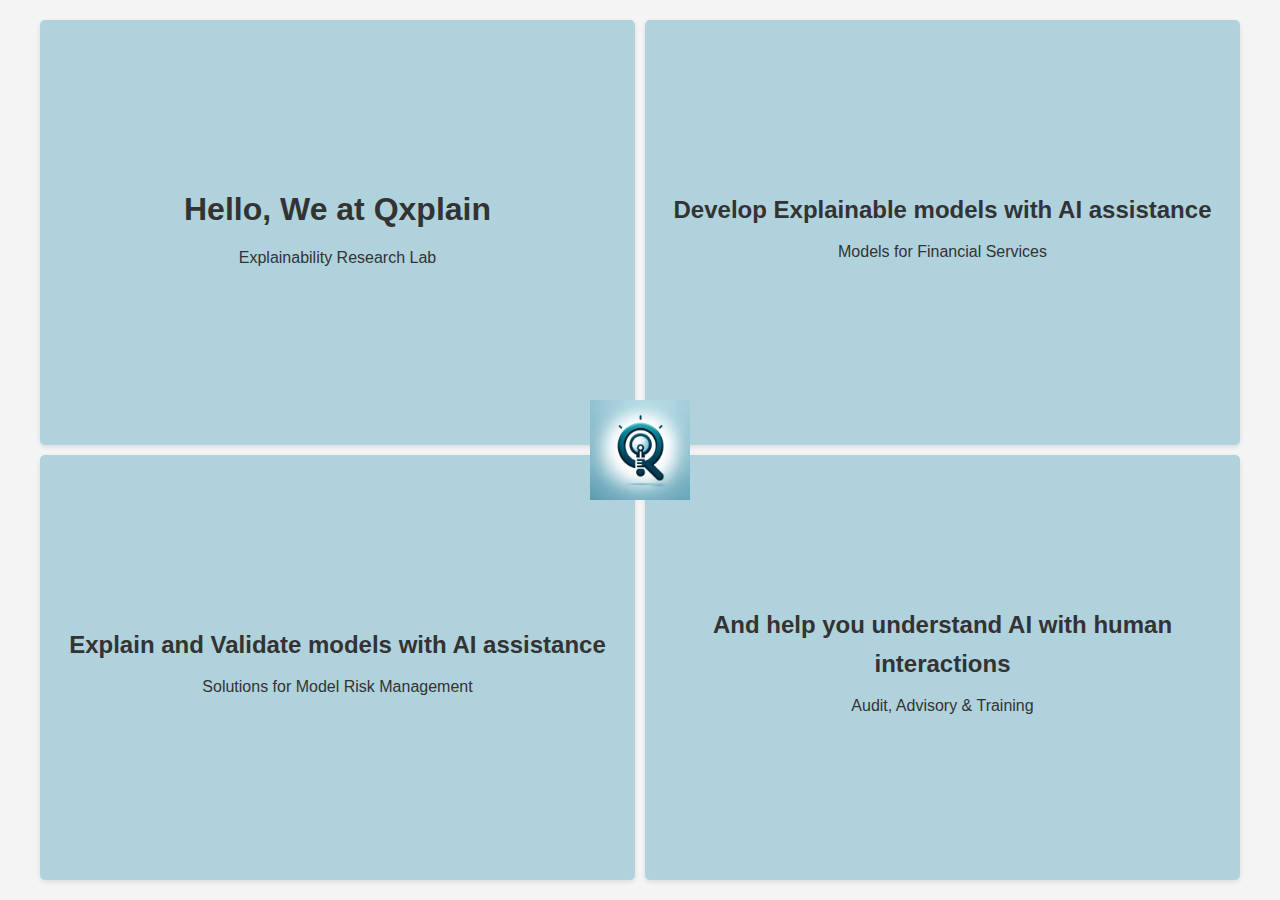
<file: index.html>
<!doctype html>
<html lang="en">
<head>
    <meta charset="utf-8">
    <title>Qxplain | Explainable Model
    </title>
    <meta name="viewport" content="width=device-width, initial-scale=1.0">
    <link rel="stylesheet" href="styles.css">
    <link rel="icon" href="logo.ico" type="image/x-icon">
    <link rel="shortcut icon" href="logo.ico" type="image/x-icon">
</head>
<body>

    <div class="grid-container">
        <a href="/section 1.html" class="grid-item" id="about">
            <h1>Hello, We at Qxplain</h1>
            <p>Explainability Research Lab</p>
        </a>
        <a class="grid-item" id="projects">
            <h2>Develop Explainable models with AI assistance</h2>
            <!-- Project items here -->
            <p>Models for Financial Services</p>
        </a>


        <a class="grid-item" id="contact">
            <h2>Explain and Validate models with AI assistance</h2>
            <p>Solutions for Model Risk Management</p>
        </a>
        <a href="/section%204.html" class="grid-item" id="another-section">
            <h2>And help you understand AI with human interactions</h2>
            <p>Audit, Advisory & Training </p>
        </a>
        <img src="logo.ico" alt="Logo" class="grid-logo">
    </div>
</body>
</html>
</file>
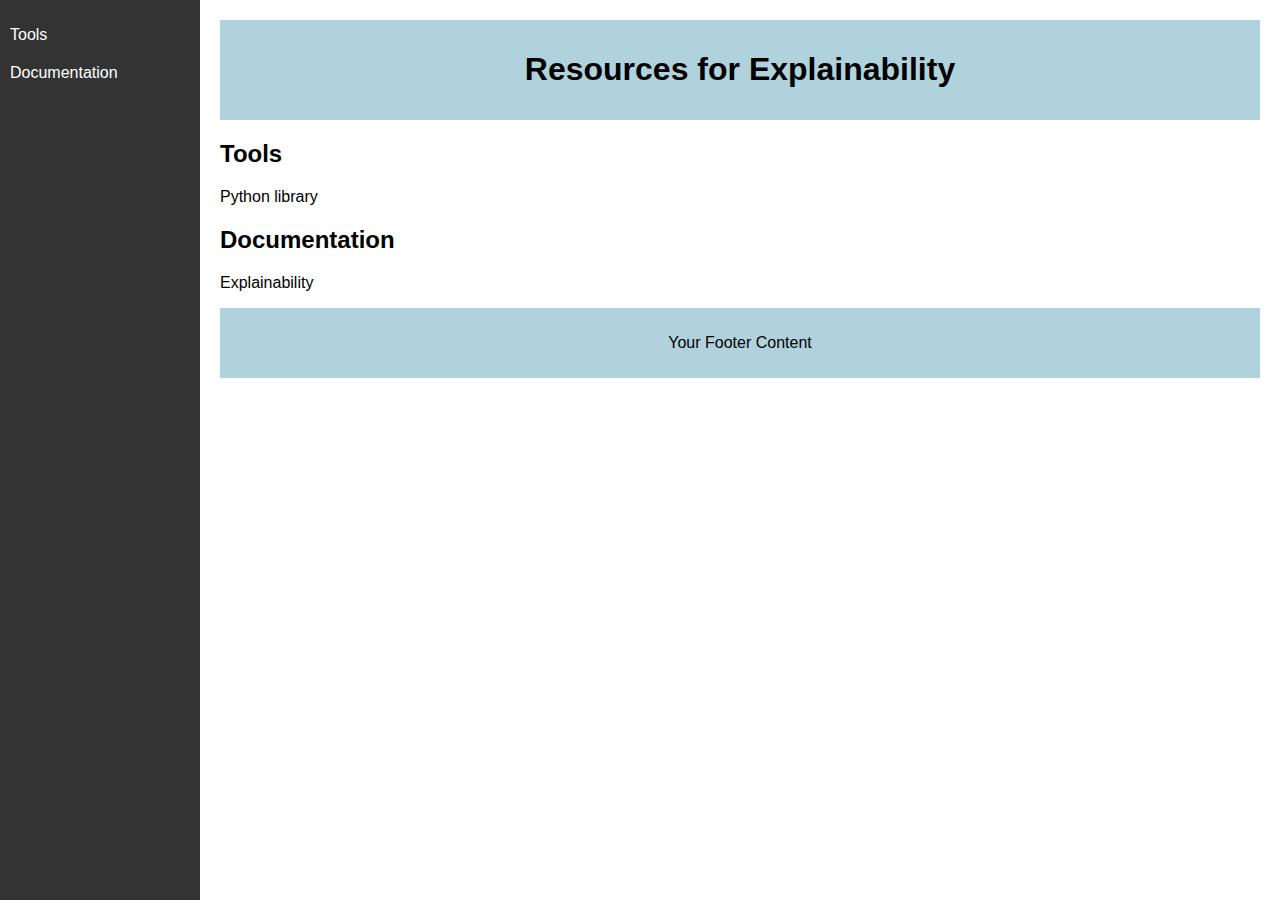
<file: section 1.html>
<!doctype html>
<html lang="en">
<head>
    <title>Your Webpage Title</title>
     <meta name="viewport" content="width=device-width, initial-scale=1.0">
    <link rel="stylesheet" type="text/css" href="styles 1.css">
</head>
<body>
    <div class="sidebar">
        <nav>
            <ul>
                <li><a href="#chapter1">Tools</a></li>
                <li><a href="#chapter2">Documentation</a></li>
                <!-- Add more chapters as needed -->
            </ul>
        </nav>
    </div>
    <div class="content">
        <header>
            <h1>Resources for Explainability</h1>
        </header>
        <main>
            <section id="chapter1">
                <h2>Tools</h2>
                <p>Python library</p>
            </section>
            <section id="chapter2">
                <h2>Documentation</h2>
                <p>Explainability</p>
            </section>
            <!-- Add more chapters as needed -->
        </main>
        <footer>
            <p>Your Footer Content</p>
        </footer>
    </div>
</body>
</html>
</file>
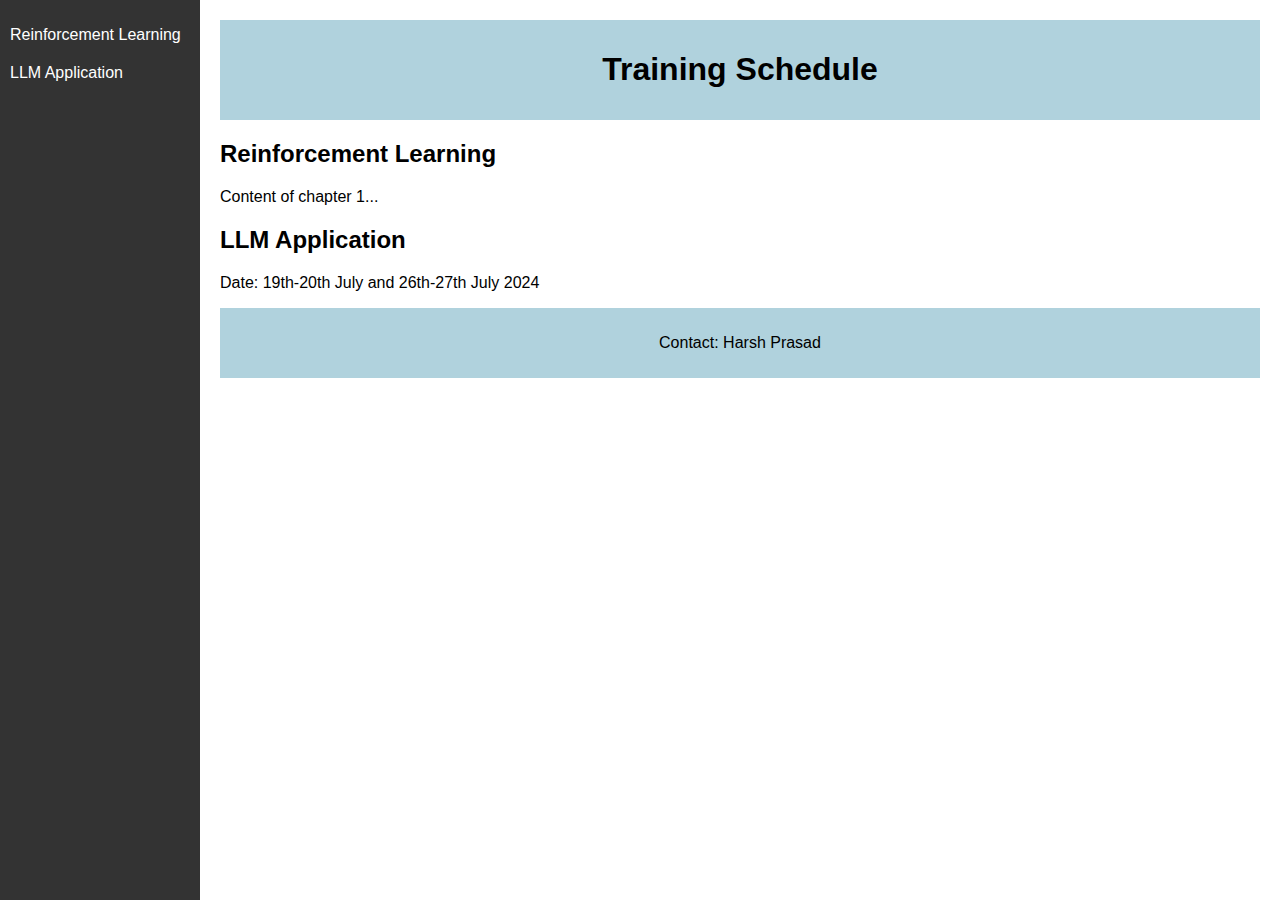
<file: Section 3.html>
<!doctype html>
<html lang="en">
<head>
    <title>Your Webpage Title</title>
    <link rel="stylesheet" type="text/css" href="styles 3.css">
</head>
<body>
    <div class="sidebar">
        <nav>
            <ul>
                <li><a href="#chapter1">Reinforcement Learning</a></li>
                <li><a href="#chapter2">LLM Application</a></li>
                <!-- Add more chapters as needed -->
            </ul>
        </nav>
    </div>
    <div class="content">
        <header>
            <h1>Training Schedule</h1>
        </header>
        <main>
            <section id="chapter1">
                <h2>Reinforcement Learning</h2>
                <p>Content of chapter 1...</p>
            </section>
            <section id="chapter2">
                <h2>LLM Application</h2>
                <p>Date: 19th-20th July and 26th-27th July 2024</p>
            </section>
            <!-- Add more chapters as needed -->
        </main>
        <footer>
            <p>Contact: Harsh Prasad </p>
        </footer>
    </div>
</body>
</html>
</file>
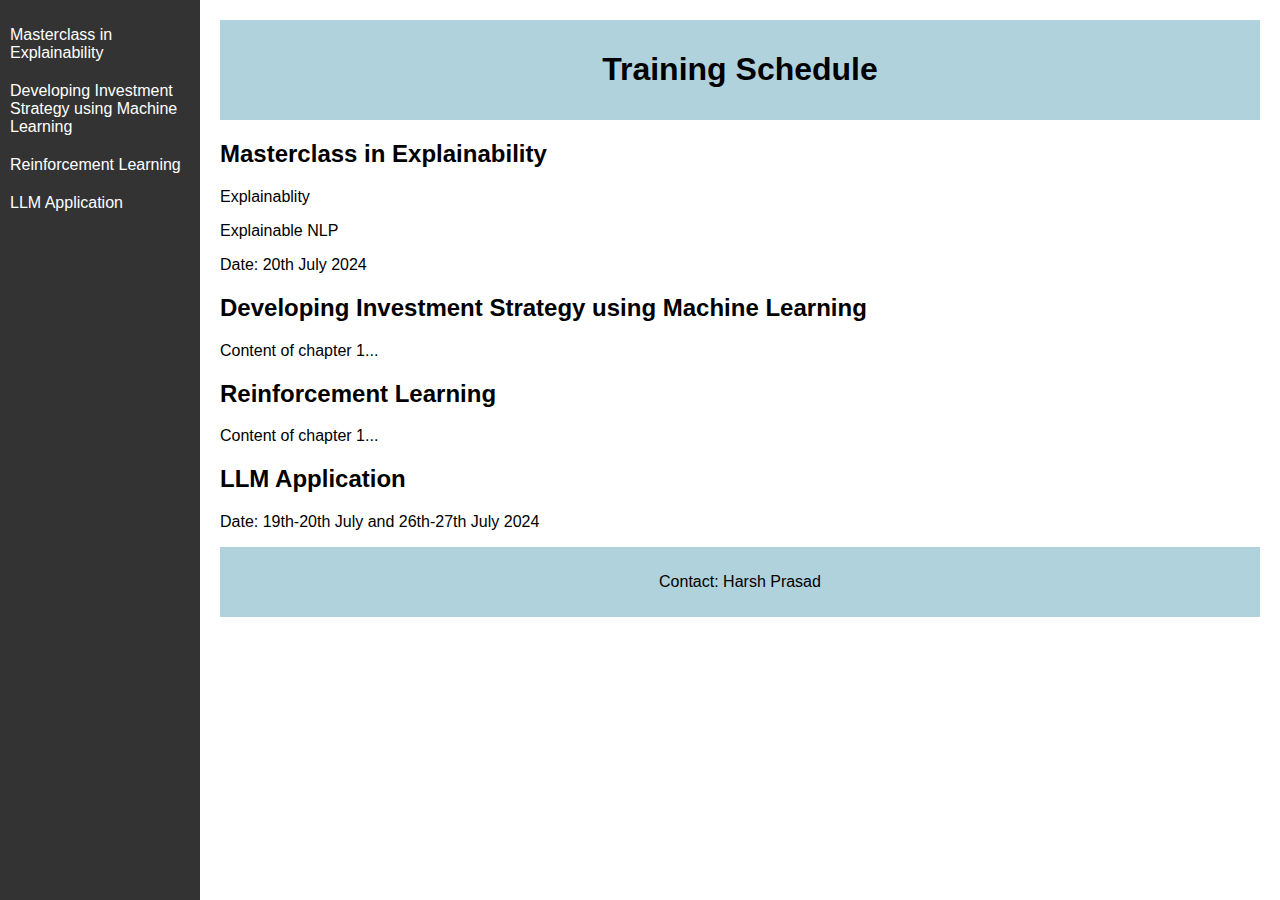
<file: section 3.html>
<!doctype html>
<html lang="en">
<head>
    <title>Your Webpage Title</title>
    <link rel="stylesheet" type="text/css" href="styles 3.css">
</head>
<body>
    <div class="sidebar">
        <nav>
            <ul>
                <li><a href="#chapter1">Masterclass in Explainability</a></li>
                <li><a href="#chapter2">Developing Investment Strategy using Machine Learning</a></li>
                <li><a href="#chapter3">Reinforcement Learning</a></li>
                <li><a href="#chapter4">LLM Application</a></li>
                <!-- Add more chapters as needed -->
            </ul>
        </nav>
    </div>
    <div class="content">
        <header>
            <h1>Training Schedule</h1>
        </header>
        <main>
            <section id="chapter1">
                <h2>Masterclass in Explainability</h2>
                <p>Explainablity</p>
                <p>Explainable NLP</p>
                <p>Date: 20th July 2024</p>
            </section>
            <section id="chapter2">
                <h2>Developing Investment Strategy using Machine Learning</h2>
                <p>Content of chapter 1...</p>
            </section>

            <section id="chapter3">
                <h2>Reinforcement Learning</h2>
                <p>Content of chapter 1...</p>
            </section>
            <section id="chapter4">
                <h2>LLM Application</h2>
                <p>Date: 19th-20th July and 26th-27th July 2024</p>
            </section>
            <!-- Add more chapters as needed -->
        </main>
        <footer>
            <p>Contact: Harsh Prasad </p>
        </footer>
    </div>
</body>
</html>
</file>
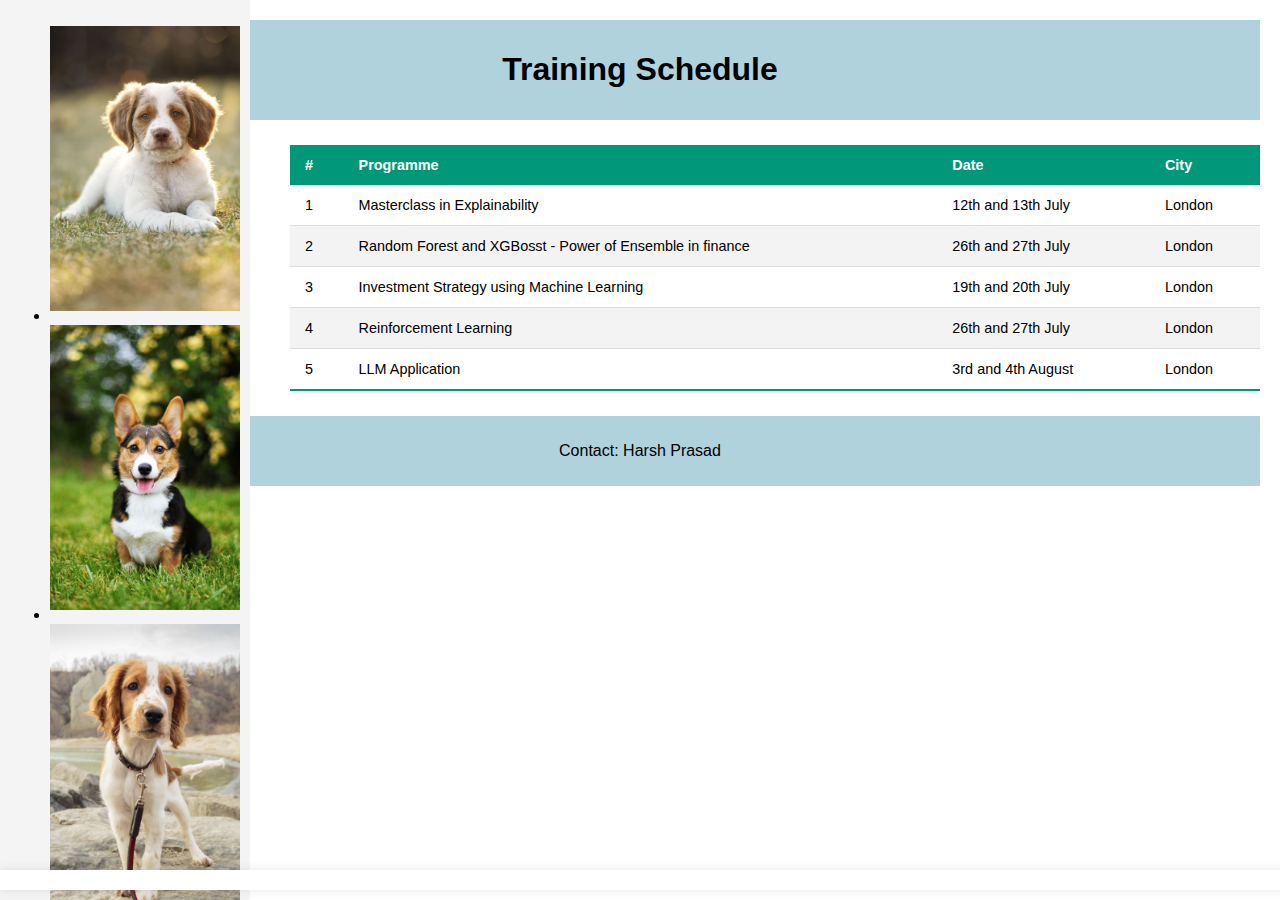
<file: section 4.html>
<!doctype html>
<html lang="en">
<head>
    <title>Your Webpage Title</title>
     <meta name="viewport" content="width=device-width, initial-scale=1.0">
    <link rel="stylesheet" type="text/css" href="styles%204.css">
    <script src="script4.js" defer></script>
</head>
<body>
   <div class="sidebar">
    <nav>
        <ul>
            <li><img src="images/Brittany.jpeg" alt="Harsh Prasad" onclick= "displayInfo('Harsh Prasad')"></li>
            <li><img src="images/pembroke-welsh-corgi.jpg" alt="Person 2" onclick="displayInfo('Person 2')"></li>
            <li><img src="images/welsh-springer-spaniel.jpg" alt="Person 3" onclick="displayInfo('Person 3')"></li>
            <li><img src="images/Yorkshire-terrier.jpeg" alt="Person 4" onclick="displayInfo('Person 4')"></li>
        </ul>
    </nav>
</div>
<div id="infoDisplay" class="info-display">
        
    </div>

    <div class="content">
        <header>
            <h1>Training Schedule</h1>
        </header>
        <main>



            <table id="sampleTable">
    <thead>
        <tr>
            <th>#</th>
            <th>Programme</th>
            <th>Date</th>
            <th>City</th>
        </tr>
    </thead>
    <tbody>
        <tr>
            <td>1</td>
            <td>Masterclass in Explainability</td>
            <td>12th and 13th July</td>
            <td>London</td>
        </tr>

        <tr>
            <td>2</td>
            <td>Random Forest and XGBosst - Power of Ensemble in finance </td>
            <td>26th and 27th July</td>
            <td>London</td>
        </tr>
        <tr>
            <td>3</td>
            <td>Investment Strategy using Machine Learning</td>
            <td>19th and 20th July</td>
            <td>London</td>
        </tr>
        <tr>
            <td>4</td>
            <td>Reinforcement Learning</td>
            <td>26th and 27th July</td>
            <td>London</td>
        </tr>
    <tr>
            <td>5</td>
            <td>LLM Application</td>
            <td>3rd and 4th August</td>
            <td>London</td>
        </tr>
    </tbody>
</table>
            <!-- Add more chapters as needed -->
        </main>
        <footer>
            <p>Contact: Harsh Prasad </p>
        </footer>
</div>
</body>
</html>
</file>
<file: styles 1.css>
body {
    font-family: Arial, sans-serif;
    display: flex;
    margin: 0;
}

.sidebar {
    width: 200px;
    background: #333;
    color: #09475A;
    height: 100vh;
    overflow: auto;
}

.sidebar ul {
    padding: 0;
    list-style: none;
}

.sidebar ul li a {
    color: #fff;
    text-decoration: none;
    display: block;
    padding: 10px;
}

.content {
    flex-grow: 1;
    padding: 20px;
}

header, footer {
    background: #B0D2DD;
    padding: 10px;
    text-align: center;
}

main {
    margin-top: 20px;
}
</file>
<file: styles 3.css>
body {
    font-family: Arial, sans-serif;
    display: flex;
    margin: 0;
}

.sidebar {
    width: 200px;
    background: #333;
    color: #09475A;
    height: 100vh;
    overflow: auto;
}

.sidebar ul {
    padding: 0;
    list-style: none;
}

.sidebar ul li a {
    color: #fff;
    text-decoration: none;
    display: block;
    padding: 10px;
}

.content {
    flex-grow: 1;
    padding: 20px;
}

header, footer {
    background: #B0D2DD;
    padding: 10px;
    text-align: center;
}

main {
    margin-top: 20px;
}
</file>
<file: styles.css>
/* Basic Reset */
* {
    width: 100%;
    margin: 0 auto;
    padding: 0;
    box-sizing: border-box;
}

body {
    display: flex;
    justify-content: center;
    align-items: center;
    height: 100vh; /* This uses the full height of the viewport */
    margin: 0;
    box-sizing: border-box;
    font-family: 'Segoe UI', Tahoma, Geneva, Verdana, sans-serif;
    color: #333;
    line-height: 1.6;
    padding: 20px;
    background-color: #f4f4f4;
}

/* Grid Layout Styles */
.grid-container {
    display: grid;
    grid-template-columns: repeat(2, 1fr);
    grid-template-rows: repeat(2, 1fr);
    gap: 10px;
    position: relative; /* Establishes a positioning context */
    width: 100%;
    height: 100vh;
    padding: 20px;
    /*place-items: center; /* Center items both horizontally and vertically */
    box-sizing: border-box;
}

.grid-item {
    background: #B0D2DD;
    border-radius: 5px;
    display: flex;
    flex-wrap: wrap; /* Allows flex items to wrap in smaller screens */
    flex-direction: column;
    justify-content: center;
    align-items: center;
    text-align: center;
    padding: 20px;
    text-decoration: none; /* Removes underline from links */
    color: inherit; /* Inherits text color from parent, instead of default blue */
    box-shadow: 0 2px 5px rgba(0,0,0,0.1);
    transition: background-color 0.3s ease;
}

.grid-item:hover {
    background-color: #09475A;
}
.grid-logo {
    position: absolute;
    top: 50%;
    left: 50%;
    transform: translate(-50%, -50%); /* Centers the logo exactly */
    width: 100px; /* Adjust based on your logo's size */
    height: auto; /* Maintain aspect ratio */
    z-index: 1; /* Ensures the logo is above the grid items */
}

h1, h2 {
    color: #333;
}

p {
    margin: 10px 0;
}



/* Responsive adjustments */
@media (max-width: 599px) {
    .sidebar {
        display: none; /* Hide sidebar on smaller screens */
    }
    body {
        padding: 10px; /* Reduces padding on very small screens */
    }
    .main-content {
        width: 100%; /* Allow content to take full width */
    }
    .grid-container {
       /* grid-template-columns: 1fr; /* Stack items vertically on smaller screens */
        height: auto;
    }
    .grid-item {
        margin-bottom: 20px;
    }
    .grid-logo {
        width: 60px; /* Smaller logo on smaller screens */
    }
}
</file>
